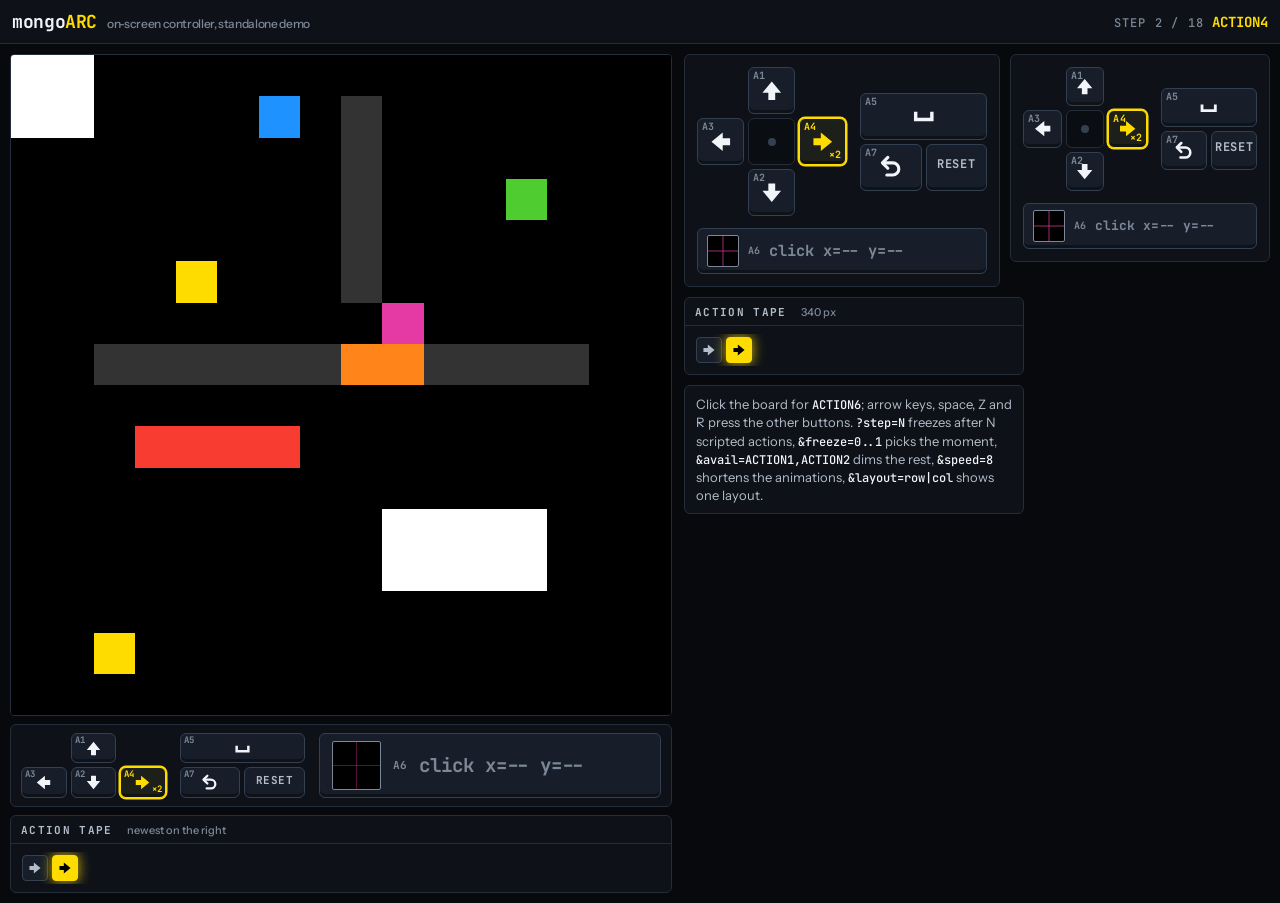
<file: mongoarc/view/static/controller_demo.html>
<!doctype html>
<html lang="en">
<head>
<meta charset="utf-8">
<meta name="viewport" content="width=device-width, initial-scale=1">
<title>mongoARC controller demo</title>
<link rel="preconnect" href="https://fonts.googleapis.com">
<link rel="preconnect" href="https://fonts.gstatic.com" crossorigin>
<link href="https://fonts.googleapis.com/css2?family=Instrument+Sans:wght@400;500;600;700&family=JetBrains+Mono:wght@400;500;700&display=swap" rel="stylesheet">
<link rel="stylesheet" href="controller.css">
<style>
  :root { --bg: #07090d; --panel: #0e1218; --line: #242d3a; --ink: #f1f4f8; --ink2: #b3bdca; --ink3: #7c8797; --yellow: #FFDC00;
    --mono: "JetBrains Mono", ui-monospace, SFMono-Regular, Menlo, Consolas, monospace;
    --sans: "Instrument Sans", system-ui, -apple-system, "Segoe UI", Roboto, sans-serif; }
  * { box-sizing: border-box; }
  html, body { margin: 0; min-height: 100%; }
  body { background: var(--bg); color: var(--ink); font: 14px/1.4 var(--sans); }
  header { height: 44px; display: flex; align-items: center; gap: 16px; padding: 0 12px; background: var(--panel); border-bottom: 1px solid var(--line); }
  header .brand { font: 700 18px var(--mono); letter-spacing: -.02em; }
  header .brand b { color: var(--yellow); }
  header .brand span { font: 500 12px var(--sans); color: var(--ink3); margin-left: 10px; }
  header .now { margin-left: auto; font: 700 14px var(--mono); color: var(--yellow); white-space: nowrap; }
  header .now small { font: 500 12px var(--mono); color: var(--ink3); letter-spacing: .1em; margin-right: 8px; }
  main { display: flex; gap: 12px; padding: 10px; align-items: flex-start; }
  .stage { --board: min(calc(100vh - 44px - 20px - 8px - 96px - 8px - 62px), 60vw); width: var(--board); flex: none; display: flex; flex-direction: column; gap: 8px; }
  .boardwrap { width: var(--board); height: var(--board); background: #000; border: 1px solid var(--line); border-radius: 4px; overflow: hidden; cursor: crosshair; }
  #board { width: 100%; height: 100%; display: block; image-rendering: pixelated; }
  .side { display: flex; flex-direction: column; gap: 10px; min-width: 0; }
  .panel { background: var(--panel); border: 1px solid var(--line); border-radius: 6px; }
  .panel h2 { margin: 0; padding: 7px 10px 6px; font: 700 11px var(--mono); letter-spacing: .12em; color: var(--ink2); border-bottom: 1px solid var(--line); white-space: nowrap; }
  .panel h2 em { font: 500 11px var(--sans); letter-spacing: 0; color: var(--ink3); margin-left: 6px; font-style: normal; }
  .panel .body { padding: 8px; }
  .w340 { width: 340px; } .w280 { width: 280px; }
  .cols { display: flex; gap: 10px; align-items: flex-start; }
  .note { width: 340px; padding: 9px 11px; color: var(--ink2); font-size: 13px; }
  .note code { font: 500 12px var(--mono); color: var(--ink); }
  body.only-row .side, body.only-col #rowPad, body.only-col #rowTape { display: none; }
</style>
</head>
<body>
<header>
  <div class="brand">mongo<b>ARC</b><span>on-screen controller, standalone demo</span></div>
  <div class="now" id="now"></div>
</header>
<main>
  <section class="stage">
    <div class="boardwrap" id="boardWrap"><canvas id="board" width="64" height="64"></canvas></div>
    <div id="rowPad"></div>
    <div class="panel" id="rowTape"><h2>ACTION TAPE <em>newest on the right</em></h2><div class="body" id="tapeRow"></div></div>
  </section>
  <section class="side">
    <div class="cols">
      <div class="w340" id="colPad"></div>
      <div class="w280" id="narrowPad"></div>
    </div>
    <div class="panel w340"><h2>ACTION TAPE <em>340 px</em></h2><div class="body" id="tapeCol"></div></div>
    <div class="panel note">
      Click the board for <code>ACTION6</code>; arrow keys, space, Z and R press the other buttons.
      <code>?step=N</code> freezes after N scripted actions, <code>&amp;freeze=0..1</code> picks the moment,
      <code>&amp;avail=ACTION1,ACTION2</code> dims the rest, <code>&amp;speed=8</code> shortens the animations,
      <code>&amp;layout=row|col</code> shows one layout.
    </div>
  </section>
</main>
<script src="controller.js"></script>
<script>
(function () {
  'use strict';
  var PALETTE = ['#FFFFFF', '#CCCCCC', '#999999', '#666666', '#333333', '#000000', '#E53AA3', '#FF7BCC', '#F93C31', '#1E93FF', '#88D8F1', '#FFDC00', '#FF851B', '#921231', '#4FCC30', '#A356D6'];
  // 16x16 cells drawn 4x, like the mock games: W white, # wall, P avatar, K key, G goal, L lava, S switch, D door
  var LEVEL = [
    'WW..............',
    'WW..P...#.......',
    '........#.......',
    '........#...G...',
    '........#.......',
    '....K...#.......',
    '.........S......',
    '..######DD####..',
    '................',
    '...LLLL.........',
    '................',
    '.........WWWW...',
    '.........WWWW...',
    '................',
    '..K.............',
    '................'
  ];
  var COLOUR = { '.': 5, 'W': 0, '#': 4, 'K': 11, 'G': 14, 'L': 8, 'S': 6, 'D': 12, 'P': 5 };
  var MOVES = { ACTION1: [0, -1], ACTION2: [0, 1], ACTION3: [-1, 0], ACTION4: [1, 0] };
  var SCRIPT = [
    ['ACTION4'], ['ACTION4'], ['ACTION2'], ['ACTION2'], ['ACTION3'], ['ACTION1'], ['ACTION5'],
    ['ACTION6', { x: 2, y: 1 }],            // near the top-left corner, on white
    ['ACTION4'],
    ['ACTION6', { x: 61, y: 62 }],          // near the bottom-right corner
    ['ACTION7'],
    ['ACTION6', { x: 38, y: 25 }],          // the magenta switch
    ['RESET'],
    ['ACTION2'], ['ACTION2'], ['ACTION4'], ['ACTION4'], ['ACTION1']
  ];

  var q = new URLSearchParams(location.search);
  var C = window.ArcController;
  var ctx = document.getElementById('board').getContext('2d');
  var start = { x: 4, y: 1 }, game;

  function newGame() { game = { x: start.x, y: start.y, door: true, trail: [] }; }
  function cell(cx, cy) { var ch = (LEVEL[cy] || '')[cx]; return ch === 'D' && !game.door ? '.' : ch; }
  function draw() {
    for (var cy = 0; cy < 16; cy++) for (var cx = 0; cx < 16; cx++) {
      var k = COLOUR[cell(cx, cy)];
      ctx.fillStyle = PALETTE[k == null ? 5 : k];
      ctx.fillRect(cx * 4, cy * 4, 4, 4);
    }
    ctx.fillStyle = PALETTE[9];
    ctx.fillRect(game.x * 4, game.y * 4, 4, 4);
  }
  function apply(a, p) {
    var m = MOVES[a];
    if (m) {
      var nx = game.x + m[0], ny = game.y + m[1], ch = cell(nx, ny);
      if (ch !== undefined && ch !== '#' && ch !== 'D') { game.trail.push([game.x, game.y]); game.x = nx; game.y = ny; }
    } else if (a === 'ACTION7') {
      var back = game.trail.pop(); if (back) { game.x = back[0]; game.y = back[1]; }
    } else if (a === 'ACTION6' && p) {
      if (cell(p.x >> 2, p.y >> 2) === 'S') game.door = !game.door;
    } else if (a === 'RESET') newGame();
    draw();
  }
  function describe(n, a, p) {
    document.getElementById('now').innerHTML = '<small>STEP ' + n + ' / ' + SCRIPT.length + '</small>' + a + (p ? ' x=' + p.x + ' y=' + p.y : '');
  }
  function act(a, p, n) { apply(a, p); C.press(a, p); describe(n == null ? '-' : n, a, p); }

  var layout = q.get('layout');
  if (layout === 'row') document.body.className = 'only-row';
  if (layout === 'col') document.body.className = 'only-col';

  C.mountOverlay(document.getElementById('boardWrap'));
  C.mountPad(document.getElementById('rowPad'), { layout: 'row' });
  C.mountTape(document.getElementById('tapeRow'));
  C.mountPad(document.getElementById('colPad'));
  C.mountPad(document.getElementById('narrowPad'));
  C.mountTape(document.getElementById('tapeCol'));
  if (q.get('avail')) C.setAvailable(q.get('avail').split(','));
  if (q.get('speed')) C.setSpeed(+q.get('speed'));
  newGame(); draw();

  var step = parseInt(q.get('step'), 10);
  if (step >= 1) {
    // jump straight to the state after N actions, the Nth one held mid-flash
    step = Math.min(step, SCRIPT.length);
    var before = SCRIPT.slice(0, step - 1);
    before.forEach(function (s) { apply(s[0], s[1]); });
    C.load(before.map(function (s) { return { action: s[0], params: s[1] || {} }; }));
    C.freeze(q.get('freeze') == null ? 0.25 : +q.get('freeze'));
    act(SCRIPT[step - 1][0], SCRIPT[step - 1][1], step);
  } else {
    var i = 0, gap = +q.get('interval') || 650;
    (function tick() {
      if (i >= SCRIPT.length) { i = 0; newGame(); draw(); C.reset(); return void setTimeout(tick, 900); }
      act(SCRIPT[i][0], SCRIPT[i][1], i + 1); i++;
      setTimeout(tick, gap / (+q.get('speed') || 1));
    })();
  }

  // by hand: click the board, or use the keyboard
  document.getElementById('boardWrap').addEventListener('click', function (ev) {
    var r = this.getBoundingClientRect();
    act('ACTION6', { x: Math.min(63, Math.floor((ev.clientX - r.left) / r.width * 64)), y: Math.min(63, Math.floor((ev.clientY - r.top) / r.height * 64)) });
  });
  var KEYS = { ArrowUp: 'ACTION1', ArrowDown: 'ACTION2', ArrowLeft: 'ACTION3', ArrowRight: 'ACTION4', ' ': 'ACTION5', z: 'ACTION7', r: 'RESET' };
  document.addEventListener('keydown', function (ev) {
    var a = KEYS[ev.key]; if (!a) return;
    ev.preventDefault(); act(a);
  });
})();
</script>
</body>
</html>
</file>
<file: mongoarc/view/static/controller.css>
/* mongoARC on-screen controller: pad, board click overlay, action tape.
   Every class is prefixed ctl-; every variable is defined under .ctl-root.
   Yellow (ARC 11) means "a button was pressed"; magenta (ARC 6) means "a click on the board". */

.ctl-root {
  --ctl-panel: #0e1218;
  --ctl-border: #242d3a;
  --ctl-key: #171e29;
  --ctl-line: #334052;
  --ctl-ink: #f1f4f8;
  --ctl-ink2: #b3bdca;
  --ctl-ink3: #7c8797;
  --ctl-hit: #FFDC00;
  --ctl-hit-ink: #000000;
  --ctl-hit-glow: rgba(255, 220, 0, .7);
  --ctl-click: #E53AA3;
  --ctl-click-glow: rgba(229, 58, 163, .7);
  --ctl-reset: #F93C31;
  --ctl-outline: rgba(0, 0, 0, .92);
  --ctl-flash-ms: 400ms;     /* set by setSpeed() */
  --ctl-ripple-ms: 1200ms;   /* set by setSpeed() */
  --ctl-freeze: .25;         /* set by freeze(): where a paused animation stands, 0..1 */
  --ctl-pop: 1.13;           /* how far a pressed button jumps */
  --ctl-mono: "JetBrains Mono", ui-monospace, SFMono-Regular, Menlo, Consolas, monospace;
  box-sizing: border-box;
}
.ctl-root *, .ctl-root *::before, .ctl-root *::after { box-sizing: border-box; }

/* ------------------------------------------------------------------ pad */
.ctl-pad {
  container-type: inline-size;
  width: 100%;
  font-family: var(--ctl-mono);
  color: var(--ctl-ink);
  background: var(--ctl-panel);
  border: 1px solid var(--ctl-border);
  border-radius: 6px;
  -webkit-user-select: none; user-select: none;
}
.ctl-pad.ctl-bare { background: none; border: 0; border-radius: 0; }
.ctl-pad-in {
  --ctl-u: 46px;
  --ctl-gap: 4px;
  display: grid;
  grid-template-columns: auto minmax(0, 1fr);
  grid-template-areas: "dpad side" "click click";
  gap: 12px 14px;
  padding: 12px;
  align-items: center;
}
@supports (width: 1cqi) {
  .ctl-pad-in { --ctl-u: clamp(36px, 15cqi, 54px); }
}
.ctl-dpad {
  grid-area: dpad;
  display: grid;
  grid-template-columns: repeat(3, var(--ctl-u));
  grid-template-rows: repeat(3, var(--ctl-u));
  grid-template-areas: ". up ." "left hub right" ". down .";
  gap: var(--ctl-gap);
}
.ctl-b-up { grid-area: up; }
.ctl-b-down { grid-area: down; }
.ctl-b-left { grid-area: left; }
.ctl-b-right { grid-area: right; }
.ctl-hub { grid-area: hub; border-radius: 6px; background: #0a0d12; border: 1.5px solid var(--ctl-border); position: relative; }
.ctl-hub::after { content: ""; position: absolute; left: 50%; top: 50%; width: 8px; height: 8px; margin: -4px; border-radius: 50%; background: var(--ctl-line); }
.ctl-side {
  grid-area: side;
  display: grid;
  grid-template-columns: minmax(0, 1fr) minmax(0, 1fr);
  grid-template-rows: var(--ctl-u) var(--ctl-u);
  grid-template-areas: "a5 a5" "a7 reset";
  gap: var(--ctl-gap);
  align-content: center;
}
.ctl-b-a5 { grid-area: a5; --ctl-pop: 1.06; }
.ctl-b-a7 { grid-area: a7; }
.ctl-b-reset { grid-area: reset; }

.ctl-btn {
  position: relative;
  display: flex; align-items: center; justify-content: center;
  min-width: 0;
  background: var(--ctl-key);
  border: 1.5px solid var(--ctl-line);
  border-radius: 6px;
  color: var(--ctl-ink);
  box-shadow: inset 0 -3px 0 rgba(0, 0, 0, .4);
}
.ctl-btn svg { flex: none; width: calc(var(--ctl-u) * .5); height: calc(var(--ctl-u) * .5); fill: currentColor; display: block; }
.ctl-tag { position: absolute; left: 4px; top: 3px; font: 700 10px/1 var(--ctl-mono); letter-spacing: .02em; color: var(--ctl-ink3); }
.ctl-n { position: absolute; right: 4px; bottom: 4px; font: 700 10px/1 var(--ctl-mono); color: var(--ctl-ink2); font-variant-numeric: tabular-nums; }
.ctl-n:empty { display: none; }
.ctl-word { font: 700 12px/1 var(--ctl-mono); letter-spacing: .06em; }
.ctl-b-reset { color: var(--ctl-ink2); }
.ctl-b-reset .ctl-word { margin-top: -6px; }

/* dimmed: the current game does not offer this action */
.ctl-btn.ctl-off { opacity: .32; border-style: dashed; box-shadow: none; }
.ctl-btn.ctl-off.ctl-last { opacity: .7; }

/* the persistent "last pressed" outline, and the flash that decays into it */
.ctl-btn.ctl-last {
  border-color: var(--ctl-hit);
  color: var(--ctl-hit);
  background: #1d1f1a;
  box-shadow: 0 0 0 1.5px var(--ctl-hit), inset 0 -3px 0 rgba(0, 0, 0, .4);
}
.ctl-btn.ctl-last .ctl-tag, .ctl-btn.ctl-last .ctl-n { color: inherit; }
.ctl-btn.ctl-hit { z-index: 2; animation: ctl-flash var(--ctl-flash-ms) cubic-bezier(.35, 0, .4, 1), ctl-flash-ink var(--ctl-flash-ms) linear; }
@keyframes ctl-flash {
  0%, 32% {
    background: var(--ctl-hit); border-color: #fff; opacity: 1;
    box-shadow: 0 0 0 3px var(--ctl-hit), 0 0 30px 10px var(--ctl-hit-glow);
    transform: scale(var(--ctl-pop));
  }
}
/* the glyph flips from dark to lit in one step, so it never crossfades through the fill colour */
@keyframes ctl-flash-ink {
  0% { color: var(--ctl-hit-ink); }
  62% { color: var(--ctl-hit-ink); animation-timing-function: step-start; }
}

/* ACTION6: the click indicator. It flashes magenta, like the mark on the board. */
.ctl-clickind {
  grid-area: click;
  --ctl-hit: var(--ctl-click); --ctl-hit-ink: #ffffff; --ctl-hit-glow: var(--ctl-click-glow);
  --ctl-pop: 1.025;
  justify-content: flex-start; gap: 9px;
  padding: 6px 9px; min-height: 46px;
}
.ctl-clickind.ctl-last { color: var(--ctl-ink); background: #21151d; }
.ctl-clickind .ctl-tag, .ctl-clickind .ctl-n { position: static; flex: none; }
.ctl-clickind .ctl-n { margin-left: auto; }
.ctl-clickind.ctl-last .ctl-tag { color: var(--ctl-click); }
.ctl-clickind.ctl-hit .ctl-tag { color: inherit; }
.ctl-clicktxt { font: 700 15px/1.1 var(--ctl-mono); white-space: nowrap; color: var(--ctl-ink3); flex: 0 1 auto; min-width: 0; overflow: hidden; text-overflow: ellipsis; }
@supports (width: 1cqi) { .ctl-clicktxt { font-size: clamp(13px, 4.9cqi, 16px); } }
.ctl-clickind.ctl-has .ctl-clicktxt { color: inherit; }
.ctl-mini { position: relative; flex: none; width: 32px; height: 32px; background: #000; border: 1.5px solid var(--ctl-ink3); border-radius: 2px; overflow: hidden; }
.ctl-mini i { position: absolute; background: var(--ctl-click); opacity: .35; }
.ctl-mini-h { left: 0; right: 0; height: 1.5px; top: calc(var(--ctl-my, 50) * 1% - .75px); }
.ctl-mini-v { top: 0; bottom: 0; width: 1.5px; left: calc(var(--ctl-mx, 50) * 1% - .75px); }
.ctl-mini .ctl-mini-dot { display: none; width: 8px; height: 8px; border-radius: 50%; background: #fff; box-shadow: 0 0 0 1.5px var(--ctl-click);
  left: calc(var(--ctl-mx, 50) * 1% - 4px); top: calc(var(--ctl-my, 50) * 1% - 4px); }
.ctl-clickind.ctl-has .ctl-mini i { opacity: 1; }
.ctl-clickind.ctl-has .ctl-mini-dot { display: block; }

/* horizontal variant: a strip under the board. Arrow keys as an inverted T. */
.ctl-pad.ctl-row .ctl-pad-in {
  --ctl-u: 32px;
  grid-template-columns: auto auto minmax(0, 1fr);
  grid-template-areas: "dpad side click";
  gap: 14px; padding: 8px 10px; align-items: stretch;
}
@supports (width: 1cqi) {
  .ctl-pad.ctl-row .ctl-pad-in { --ctl-u: clamp(28px, 4.6cqi, 40px); }
}
.ctl-pad.ctl-row .ctl-dpad { grid-template-rows: repeat(2, var(--ctl-u)); grid-template-areas: ". up ." "left down right"; grid-template-columns: repeat(3, calc(var(--ctl-u) * 1.5)); }
.ctl-pad.ctl-row .ctl-hub { display: none; }
.ctl-pad.ctl-row .ctl-side { grid-template-columns: repeat(2, calc(var(--ctl-u) * 2)); }
.ctl-pad.ctl-row .ctl-btn svg { width: calc(var(--ctl-u) * .56); height: calc(var(--ctl-u) * .56); }
.ctl-pad.ctl-row .ctl-tag { font-size: 9px; left: 3px; top: 2px; }
.ctl-pad.ctl-row .ctl-n { font-size: 9px; right: 3px; bottom: 3px; }
.ctl-pad.ctl-row .ctl-word { font-size: 11px; margin-top: -5px; }
.ctl-pad.ctl-row .ctl-clickind { gap: 12px; padding: 6px 12px; min-height: 0; }
.ctl-pad.ctl-row .ctl-clickind .ctl-tag, .ctl-pad.ctl-row .ctl-clickind .ctl-n { font-size: 11px; }
.ctl-pad.ctl-row .ctl-clicktxt { font-size: 20px; }
@supports (width: 1cqi) { .ctl-pad.ctl-row .ctl-clicktxt { font-size: clamp(15px, 2.9cqi, 24px); } }
.ctl-pad.ctl-row .ctl-mini { width: calc(var(--ctl-u) * 1.6); height: calc(var(--ctl-u) * 1.6); }
/* a narrow strip (a 720p projector leaves the board about 500 px): drop the thumbnail, keep the text whole */
@container (max-width: 620px) {
  .ctl-pad.ctl-row .ctl-pad-in { gap: 10px; }
  .ctl-pad.ctl-row .ctl-mini { display: none; }
  .ctl-pad.ctl-row .ctl-clickind { gap: 8px; padding: 6px 8px; }
  .ctl-pad.ctl-row .ctl-clicktxt { font-size: 15px; }
  .ctl-pad.ctl-row .ctl-clickword { display: none; }  /* "x=47 y=4" whole beats "click x=47 ..." cut short */
}

/* --------------------------------------------------------- board overlay */
.ctl-overlay {
  --ctl-lw: 3px;       /* crosshair and ring thickness */
  --ctl-fs: 15px;      /* coordinate label */
  position: absolute; inset: 0;
  pointer-events: none; overflow: hidden;
  container-type: size;
  font-family: var(--ctl-mono);
}
@supports (width: 1cqw) {
  .ctl-overlay { --ctl-lw: clamp(3px, .55cqw, 5px); --ctl-fs: clamp(12px, 2.1cqw, 19px); }
}
.ctl-mark { position: absolute; inset: 0; --ctl-x: 0; --ctl-y: 0; --ctl-side: 64; --ctl-cellpx: calc(100% / var(--ctl-side)); }
.ctl-mark > i, .ctl-mark > b { position: absolute; display: block; }

/* crosshair: four segments with a gap around the cell, so the cell stays visible */
.ctl-xh, .ctl-xv { background: var(--ctl-click); box-shadow: 0 0 0 1.5px var(--ctl-outline); opacity: .4;
  animation: ctl-line var(--ctl-ripple-ms) ease-out; }
.ctl-xh { height: var(--ctl-lw); top: calc((var(--ctl-y) + .5) / var(--ctl-side) * 100% - var(--ctl-lw) / 2); }
.ctl-xv { width: var(--ctl-lw); left: calc((var(--ctl-x) + .5) / var(--ctl-side) * 100% - var(--ctl-lw) / 2); }
.ctl-xh.ctl-xa { left: 0; width: calc(var(--ctl-x) / var(--ctl-side) * 100% - 11px); }
.ctl-xh.ctl-xb { left: calc((var(--ctl-x) + 1) / var(--ctl-side) * 100% + 11px); right: 0; }
.ctl-xv.ctl-xa { top: 0; height: calc(var(--ctl-y) / var(--ctl-side) * 100% - 11px); }
.ctl-xv.ctl-xb { top: calc((var(--ctl-y) + 1) / var(--ctl-side) * 100% + 11px); bottom: 0; }
@keyframes ctl-line { 0%, 55% { opacity: 1; } }

/* the clicked cell: white and magenta rings between dark hairlines, readable on any colour */
.ctl-cell {
  left: calc(var(--ctl-x) / var(--ctl-side) * 100%); top: calc(var(--ctl-y) / var(--ctl-side) * 100%);
  width: calc(100% / var(--ctl-side)); height: calc(100% / var(--ctl-side));
  box-shadow: 0 0 0 1.5px #000, 0 0 0 3.5px #fff, 0 0 0 6.5px var(--ctl-click), 0 0 0 8px #000;
  animation: ctl-cell var(--ctl-ripple-ms) cubic-bezier(.2, .8, .2, 1);
}
@keyframes ctl-cell { 0% { transform: scale(3.2); } 22% { transform: scale(1); } }

/* expanding ripple: two rings and a short filled burst */
.ctl-ring, .ctl-burst {
  left: calc((var(--ctl-x) + .5) / var(--ctl-side) * 100%); top: calc((var(--ctl-y) + .5) / var(--ctl-side) * 100%);
  width: 34%; aspect-ratio: 1 / 1; border-radius: 50%; transform: translate(-50%, -50%); opacity: 0;
}
.ctl-ring { border: var(--ctl-lw) solid var(--ctl-click);
  box-shadow: 0 0 0 1.5px var(--ctl-outline), inset 0 0 0 1.5px var(--ctl-outline), 0 0 18px 2px var(--ctl-click-glow);
  animation: ctl-ring var(--ctl-ripple-ms) cubic-bezier(.15, .6, .3, 1); }
.ctl-ring2 { animation-delay: calc(var(--ctl-ripple-ms) * .2); }
.ctl-burst { background: var(--ctl-click); animation: ctl-burst var(--ctl-ripple-ms) ease-out; }
@keyframes ctl-ring { 0% { width: 2%; opacity: 1; } 60% { opacity: .85; } 100% { width: 34%; opacity: 0; } }
@keyframes ctl-burst { 0% { width: 1%; opacity: .75; } 30% { width: 13%; opacity: 0; } 100% { width: 13%; opacity: 0; } }

.ctl-coord {
  font: 700 var(--ctl-fs)/1 var(--ctl-mono); white-space: nowrap;
  padding: .32em .5em .34em; border-radius: 3px;
  background: #000; color: #fff; border: 2px solid var(--ctl-click); box-shadow: 0 0 0 1.5px #000;
  opacity: .82; animation: ctl-coord var(--ctl-ripple-ms) ease-out;
}
@keyframes ctl-coord { 0%, 70% { opacity: 1; } }

/* a mark restored without animation (mount after a click, or load()) */
.ctl-mark.ctl-still > * { animation: none; }

/* ------------------------------------------------------------ action tape */
.ctl-tape { display: flex; justify-content: flex-end; overflow: hidden; width: 100%; font-family: var(--ctl-mono); min-height: 32px; }
.ctl-tape.ctl-over { -webkit-mask-image: linear-gradient(90deg, transparent 0, #000 34px); mask-image: linear-gradient(90deg, transparent 0, #000 34px); }
.ctl-tape-run { display: flex; flex: none; min-width: 100%; align-items: center; gap: 4px; padding: 3px; }
.ctl-tape-none { font: 500 11px/1 var(--ctl-mono); letter-spacing: .08em; color: var(--ctl-ink3); padding: 0 4px; }
.ctl-chip {
  flex: none; display: inline-flex; align-items: center; justify-content: center; gap: 5px;
  height: 26px; min-width: 26px; padding: 0 5px;
  background: var(--ctl-key); border: 1.5px solid var(--ctl-line); border-radius: 4px;
  color: var(--ctl-ink2); font: 700 12px/1 var(--ctl-mono); white-space: nowrap;
}
.ctl-chip svg { flex: none; width: 14px; height: 14px; fill: currentColor; display: block; }
.ctl-chip .ctl-dot { flex: none; width: 8px; height: 8px; border-radius: 50%; background: var(--ctl-click); }
.ctl-chip.ctl-c-click { color: var(--ctl-ink); border-color: #6a2a54; }
.ctl-chip.ctl-c-reset { color: var(--ctl-reset); border-color: #6b2320; }
.ctl-chip.ctl-c-unknown { color: var(--ctl-ink3); border-style: dashed; }
.ctl-chip.ctl-new { background: var(--ctl-hit); border-color: var(--ctl-hit); color: #000; box-shadow: 0 0 12px 1px var(--ctl-hit-glow); }
.ctl-chip.ctl-c-click.ctl-new { background: var(--ctl-click); border-color: var(--ctl-click); color: #fff; box-shadow: 0 0 12px 1px var(--ctl-click-glow); }
.ctl-chip.ctl-c-click.ctl-new .ctl-dot { background: #fff; }
.ctl-chip.ctl-in { animation: ctl-chip-in var(--ctl-flash-ms) cubic-bezier(.2, .8, .2, 1); }
@keyframes ctl-chip-in { 0% { transform: translateX(12px) scale(1.3); } }

/* freeze(): hold every animation at a fixed point (screenshots, tests) */
.ctl-frozen .ctl-btn.ctl-hit, .ctl-frozen .ctl-chip.ctl-in { animation-play-state: paused; animation-delay: calc(var(--ctl-flash-ms) * var(--ctl-freeze) * -1); }
.ctl-frozen .ctl-mark > * { animation-play-state: paused; animation-delay: calc(var(--ctl-ripple-ms) * var(--ctl-freeze) * -1); }
.ctl-frozen .ctl-mark > .ctl-ring2 { animation-delay: calc(var(--ctl-ripple-ms) * (.2 - var(--ctl-freeze))); }
</file>
